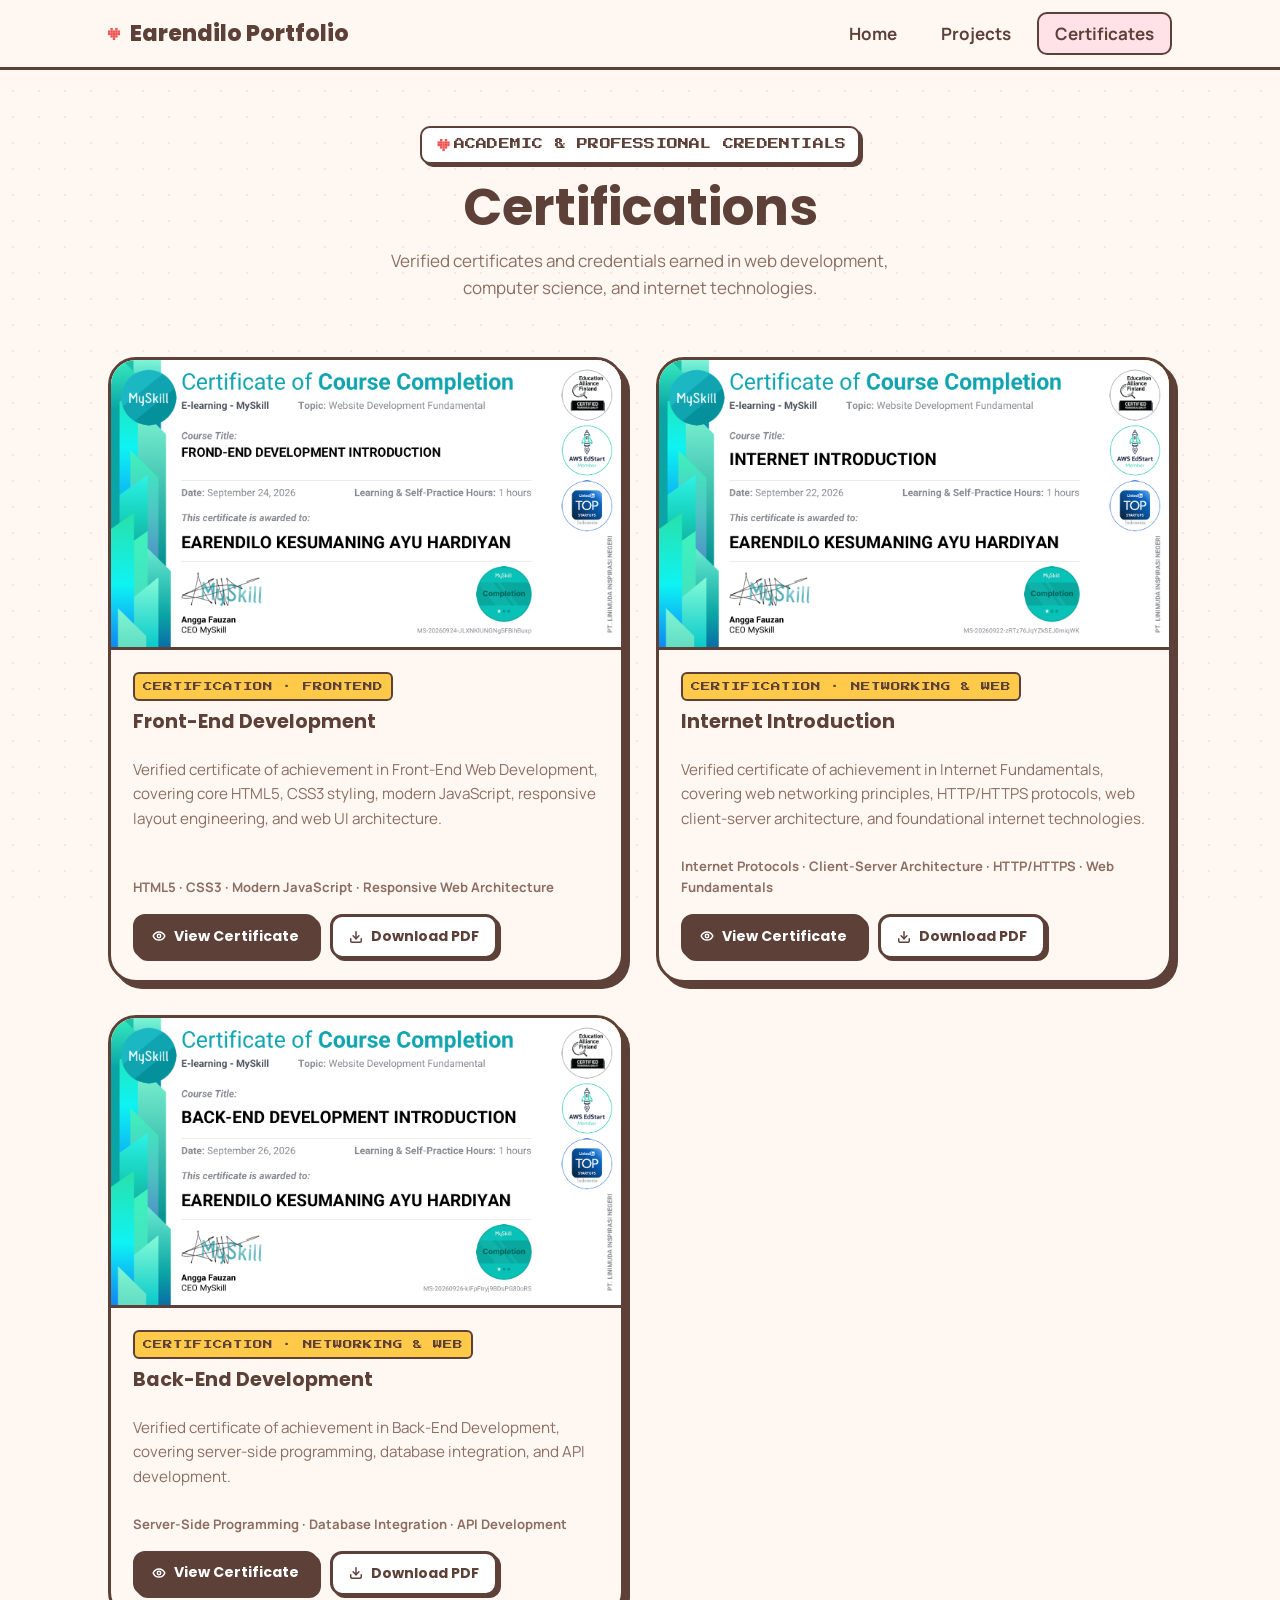
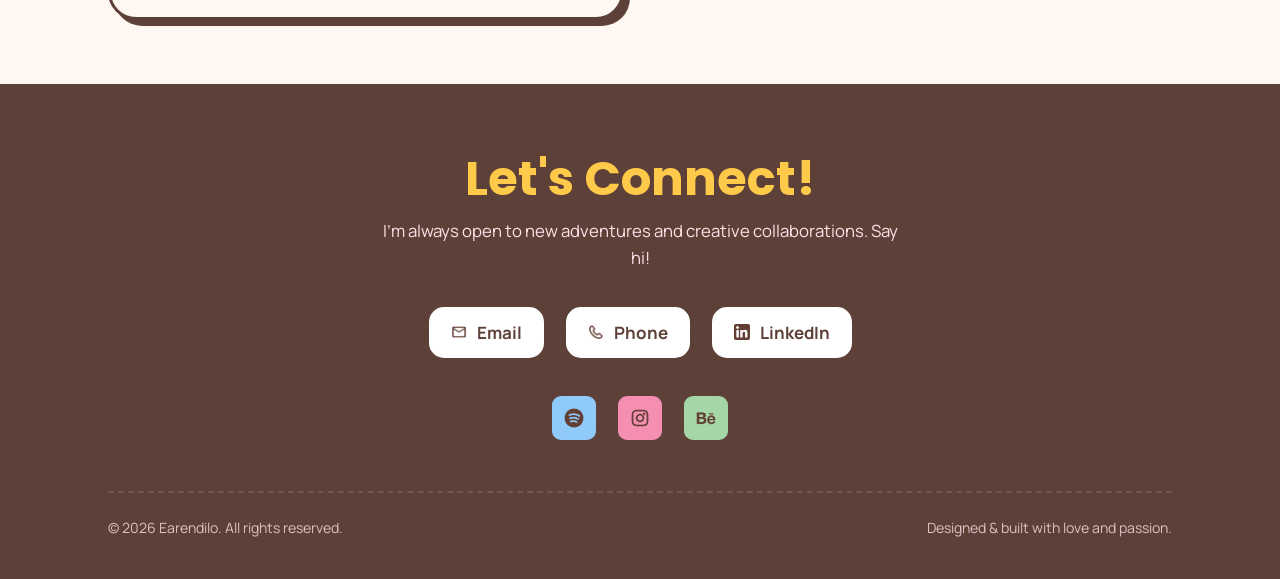
<file: certificates.html>
<!DOCTYPE html>
<html lang="en">
<head>
<meta charset="UTF-8">
<meta name="viewport" content="width=device-width, initial-scale=1.0">
<title>Certificates — Earendilo Portfolio</title>
<link rel="stylesheet" href="style.css">
</head>
<body>
<script>document.body.classList.add('js');</script>

<nav class="nav">
  <div class="nav-inner">
    <a href="index.html" class="logo">
      <span class="pixel-heart small" aria-hidden="true"></span>
      Earendilo Portfolio
    </a>
    <ul class="nav-links">
      <li><a href="index.html">Home</a></li>
      <li><a href="projects.html">Projects</a></li>
      <li><a href="certificates.html" class="active">Certificates</a></li>
    </ul>
  </div>
</nav>

<main>
  <!-- PAGE HEADER -->
  <header class="page-header container centered-header">
    <span class="eyebrow"><span class="pixel-heart small" aria-hidden="true"></span> ACADEMIC &amp; PROFESSIONAL CREDENTIALS</span>
    <h1>Certifications</h1>
    <p class="header-desc">Verified certificates and credentials earned in web development, computer science, and internet technologies.</p>
  </header>

  <!-- CERTIFICATES GRID -->
  <section class="section" style="padding-top:0;">
    <div class="container">
      <div class="full-project-grid">

        <!-- CERTIFICATE 1: FRONT-END DEVELOPMENT -->
        <div class="project-card cert-card">
          <div class="cert-header-icon">
            <img class="cert-thumbnail" src="assets/certificates/thumbnails/Front-End Development.pdf.png" alt="Front-End Development certificate preview">
          </div>
          <div class="project-body">
            <span class="project-tag">CERTIFICATION · FRONTEND</span>
            <h3>Front-End Development</h3>
            <p>Verified certificate of achievement in Front-End Web Development, covering core HTML5, CSS3 styling, modern JavaScript, responsive layout engineering, and web UI architecture.</p>
            
            <div class="project-tools">HTML5 · CSS3 · Modern JavaScript · Responsive Web Architecture</div>
            <div class="project-links">
              <button class="project-btn primary view-cert-btn" data-pdf="assets/certificates/Front-End Development.pdf" data-title="Front-End Development Certificate">
                <svg width="14" height="14" viewBox="0 0 24 24" fill="none" stroke="currentColor" stroke-width="2.5" stroke-linecap="round" stroke-linejoin="round"><path d="M2 12s3-7 10-7 10 7 10 7-3 7-10 7-10-7-10-7Z"/><circle cx="12" cy="12" r="3"/></svg>
                View Certificate
              </button>
              <a href="assets/certificates/Front-End Development.pdf" class="project-btn secondary" target="_blank" download>
                <svg width="14" height="14" viewBox="0 0 24 24" fill="none" stroke="currentColor" stroke-width="2.5" stroke-linecap="round" stroke-linejoin="round"><path d="M21 15v4a2 2 0 0 1-2 2H5a2 2 0 0 1-2-2v-4"/><polyline points="7 10 12 15 17 10"/><line x1="12" y1="15" x2="12" y2="3"/></svg>
                Download PDF
              </a>
            </div>
          </div>
        </div>

        <!-- CERTIFICATE 2: INTERNET INTRODUCTION -->
        <div class="project-card cert-card">
          <div class="cert-header-icon g">
            <img class="cert-thumbnail" src="assets/certificates/thumbnails/Internet Introduction.pdf.png" alt="Internet Introduction certificate preview">
          </div>
          <div class="project-body">
            <span class="project-tag">CERTIFICATION · NETWORKING &amp; WEB</span>
            <h3>Internet Introduction</h3>
            <p>Verified certificate of achievement in Internet Fundamentals, covering web networking principles, HTTP/HTTPS protocols, web client-server architecture, and foundational internet technologies.</p>
            
            <div class="project-tools">Internet Protocols · Client-Server Architecture · HTTP/HTTPS · Web Fundamentals</div>
            <div class="project-links">
              <button class="project-btn primary view-cert-btn" data-pdf="assets/certificates/Internet Introduction.pdf" data-title="Internet Introduction Certificate">
                <svg width="14" height="14" viewBox="0 0 24 24" fill="none" stroke="currentColor" stroke-width="2.5" stroke-linecap="round" stroke-linejoin="round"><path d="M2 12s3-7 10-7 10 7 10 7-3 7-10 7-10-7-10-7Z"/><circle cx="12" cy="12" r="3"/></svg>
                View Certificate
              </button>
              <a href="assets/certificates/Internet Introduction.pdf" class="project-btn secondary" target="_blank" download>
                <svg width="14" height="14" viewBox="0 0 24 24" fill="none" stroke="currentColor" stroke-width="2.5" stroke-linecap="round" stroke-linejoin="round"><path d="M21 15v4a2 2 0 0 1-2 2H5a2 2 0 0 1-2-2v-4"/><polyline points="7 10 12 15 17 10"/><line x1="12" y1="15" x2="12" y2="3"/></svg>
                Download PDF
              </a>
            </div>
          </div>
        </div>

        <!-- CERTIFICATE 3: BACKEND INTRODUCTION -->
        <div class="project-card cert-card">
          <div class="cert-header-icon g">
            <img class="cert-thumbnail" src="assets/certificates/thumbnails/Back-End Development.pdf.png" alt="Back-End Development certificate preview">
          </div>
          <div class="project-body">
            <span class="project-tag">CERTIFICATION · NETWORKING &amp; WEB</span>
            <h3>Back-End Development</h3>
            <p>Verified certificate of achievement in Back-End Development, covering server-side programming, database integration, and API development.</p>
            
            <div class="project-tools">Server-Side Programming · Database Integration · API Development</div>
            <div class="project-links">
              <button class="project-btn primary view-cert-btn" data-pdf="assets/certificates/Back-End Development.pdf" data-title="Back-End Development Certificate">
                <svg width="14" height="14" viewBox="0 0 24 24" fill="none" stroke="currentColor" stroke-width="2.5" stroke-linecap="round" stroke-linejoin="round"><path d="M2 12s3-7 10-7 10 7 10 7-3 7-10 7-10-7-10-7Z"/><circle cx="12" cy="12" r="3"/></svg>
                View Certificate
              </button>
              <a href="assets/certificates/Back-End Development.pdf" class="project-btn secondary" target="_blank" download>
                <svg width="14" height="14" viewBox="0 0 24 24" fill="none" stroke="currentColor" stroke-width="2.5" stroke-linecap="round" stroke-linejoin="round"><path d="M21 15v4a2 2 0 0 1-2 2H5a2 2 0 0 1-2-2v-4"/><polyline points="7 10 12 15 17 10"/><line x1="12" y1="15" x2="12" y2="3"/></svg>
                Download PDF
              </a>
            </div>
          </div>
        </div>

      </div>
    </div>
  </section>

  <!-- REDESIGNED FOOTER -->
  <footer class="footer" id="contact">
    <div class="container">
      <h2>Let's Connect!</h2>
      <p>I'm always open to new adventures and creative collaborations. Say hi!</p>
      
      <div class="footer-pills">
        <a class="footer-pill" href="mailto:earendilo.hardiyan@binus.ac.id">
          <img src="assets/images/email.png" alt="Email" width="16" height="16">
          Email
        </a>
        <a class="footer-pill" href="tel:+6281288467698">
          <img src="assets/images/phone.png" alt="Phone" width="16" height="16">
          Phone
        </a>
        <a class="footer-pill" href="https://linkedin.com/in/earendilohardiyan/" target="_blank" rel="noopener">
          <img src="assets/images/linkedin.png" alt="LinkedIn" width="16" height="16">
          LinkedIn
        </a>
      </div>

      <div class="footer-squares">
        <a class="footer-square blue" href="https://open.spotify.com/artist/2UfcVm0ywszIjELdLXjzBc?si=ScSi7GQ7Rb-5ZwWjm5N5Hw" target="_blank" rel="noopener" aria-label="Spotify">
          <img src="assets/images/spotify.png" alt="Spotify" width="20" height="20">
        </a>
        <a class="footer-square pink" href="https://www.instagram.com/earndilo/" target="_blank" rel="noopener" aria-label="Instagram">
          <img src="assets/images/instagram.png" alt="Instagram" width="20" height="20">
        </a>
        <a class="footer-square green" href="https://www.behance.net/dilosblog" target="_blank" rel="noopener" aria-label="Behance / Creative Portfolio">
          <img src="assets/images/behance.png" alt="Behance" width="20" height="20">
        </a>
      </div>

      <div class="footer-bottom">
        <span>© 2026 Earendilo. All rights reserved.</span>
        <span>Designed &amp; built with love and passion.</span>
      </div>
    </div>
  </footer>
</main>

<!-- PDF MODAL VIEWER OVERLAY -->
<div id="pdfModal" class="modal-overlay hidden" aria-hidden="true" role="dialog" aria-modal="true">
  <div class="modal-backdrop"></div>
  <div class="modal-container cert-modal-container">
    <button class="modal-close-btn" id="pdfModalCloseBtn" aria-label="Close Modal">&times;</button>
    <div class="cert-modal-header">
      <h3 id="pdfModalTitle" class="modal-title" style="font-size: 1.3rem;">View Certificate</h3>
      <a id="pdfModalOpenTab" href="#" target="_blank" class="project-btn secondary small-btn" style="font-size: 0.8rem; padding: 4px 10px;">
        Open in New Tab ↗
      </a>
    </div>
    <div class="cert-modal-body">
      <iframe id="pdfFrame" src="" title="Certificate Preview" style="width:100%; height:100%; border:none;"></iframe>
    </div>
  </div>
</div>

<script src="script.js"></script>
<script>
// Certificate PDF Viewer Modal Controller
(function() {
  const pdfModal = document.getElementById('pdfModal');
  if (!pdfModal) return;

  const pdfFrame = document.getElementById('pdfFrame');
  const pdfModalTitle = document.getElementById('pdfModalTitle');
  const pdfModalOpenTab = document.getElementById('pdfModalOpenTab');
  const closeBtn = document.getElementById('pdfModalCloseBtn');
  const backdrop = pdfModal.querySelector('.modal-backdrop');

  function openPdfModal(pdfUrl, title) {
    pdfFrame.src = pdfUrl;
    pdfModalTitle.textContent = title;
    pdfModalOpenTab.href = pdfUrl;

    pdfModal.classList.remove('hidden');
    void pdfModal.offsetWidth;
    pdfModal.classList.add('active');
    document.body.style.overflow = 'hidden';
  }

  function closePdfModal() {
    pdfModal.classList.remove('active');
    document.body.style.overflow = '';
    setTimeout(() => {
      pdfModal.classList.add('hidden');
      pdfFrame.src = '';
    }, 250);
  }

  document.querySelectorAll('.view-cert-btn').forEach(btn => {
    btn.addEventListener('click', (e) => {
      e.stopPropagation();
      const pdfUrl = btn.getAttribute('data-pdf');
      const title = btn.getAttribute('data-title') || 'Certificate View';
      openPdfModal(pdfUrl, title);
    });
  });

  if (closeBtn) closeBtn.addEventListener('click', closePdfModal);
  if (backdrop) backdrop.addEventListener('click', closePdfModal);

  document.addEventListener('keydown', (e) => {
    if (e.key === 'Escape' && pdfModal.classList.contains('active')) {
      closePdfModal();
    }
  });
})();
</script>
</body>
</html>
</file>
<file: style.css>
/* =============================================================
   Earendilo's Portfolio — "Soft Pixel Modernism" design system
   ============================================================= */

@import url('https://fonts.googleapis.com/css2?family=Manrope:wght@400;500;600;700;800&family=Poppins:wght@500;600;700;800&family=Press+Start+2P&display=swap');

:root{
  /* --- palette --- */
  --cream:        #FFF8F2;   /* page background */
  --pink:         #FFB7C5;   /* primary block */
  --pink-soft:    #FFE1E8;   /* lighter pink for cards on pink blocks */
  --green:        #C1E1C1;   /* secondary block */
  --green-soft:   #E1F0DD;
  --brown:        #5D4037;   /* text / borders / primary accent */
  --brown-mute:   #8D6E63;   /* secondary text */
  --mustard:      #FFC94A;   /* signature pop accent — pixel star */
  --white:        #FFFFFF;

  /* --- type --- */
  --font-display: 'Poppins', system-ui, sans-serif;
  --font-body:    'Manrope', system-ui, sans-serif;
  --font-pixel:   'Press Start 2P', monospace;

  /* --- shape --- */
  --radius-lg: 28px;
  --radius-md: 18px;
  --radius-sm: 10px;
  --border: 3px solid var(--brown);
}

*, *::before, *::after{ box-sizing: border-box; }

@media (prefers-reduced-motion: reduce){
  *{ animation-duration: 0.01ms !important; animation-iteration-count: 1 !important; transition-duration: 0.01ms !important; scroll-behavior: auto !important; }
}

html{ scroll-behavior: smooth; }

body{
  margin: 0;
  background: var(--cream);
  color: var(--brown);
  font-family: var(--font-body);
  font-size: 17px;
  line-height: 1.6;
  background-image:
    radial-gradient(var(--pink-soft) 1.5px, transparent 1.5px);
  background-size: 26px 26px;
  background-attachment: fixed;
}

h1, h2, h3, .display{
  font-family: var(--font-display);
  font-weight: 700;
  color: var(--brown);
  line-height: 1.15;
  margin: 0;
}

a{ color: var(--brown); }

img{ max-width: 100%; display: block; }

:focus-visible{
  outline: 3px dashed var(--brown);
  outline-offset: 3px;
}

.container{
  max-width: 1120px;
  margin: 0 auto;
  padding: 0 28px;
}

/* ---------- pixel heart signature element ---------- */
.pixel-heart{
  width: 20px;
  height: 20px;
  flex-shrink: 0;
  position: relative;
  display: inline-block;
  vertical-align: middle;
}
.pixel-heart::before{
  content: "";
  position: absolute;
  width: 4px; height: 4px;
  background: transparent;
  box-shadow:
    4px 0 0 0 #EF5350, 12px 0 0 0 #EF5350,
    0px 4px 0 0 #EF5350, 4px 4px 0 0 #EF5350, 8px 4px 0 0 #EF5350, 12px 4px 0 0 #EF5350, 16px 4px 0 0 #EF5350,
    0px 8px 0 0 #EF5350, 4px 8px 0 0 #EF5350, 8px 8px 0 0 #EF5350, 12px 8px 0 0 #EF5350, 16px 8px 0 0 #EF5350,
    4px 12px 0 0 #EF5350, 8px 12px 0 0 #EF5350, 12px 12px 0 0 #EF5350,
    8px 16px 0 0 #EF5350;
}
.pixel-heart.small{ width: 12px; height: 12px; transform: scale(0.6); transform-origin: top left; }
.pixel-heart.brown::before{
  box-shadow:
    4px 0 0 0 var(--brown), 12px 0 0 0 var(--brown),
    0px 4px 0 0 var(--brown), 4px 4px 0 0 var(--brown), 8px 4px 0 0 var(--brown), 12px 4px 0 0 var(--brown), 16px 4px 0 0 var(--brown),
    0px 8px 0 0 var(--brown), 4px 8px 0 0 var(--brown), 8px 8px 0 0 var(--brown), 12px 8px 0 0 var(--brown), 16px 8px 0 0 var(--brown),
    4px 12px 0 0 var(--brown), 8px 12px 0 0 var(--brown), 12px 12px 0 0 var(--brown),
    8px 16px 0 0 var(--brown);
}

/* subtle pixel-grid pattern used as section texture */
.pixel-grid-bg{
  background-image:
    linear-gradient(var(--brown) 1px, transparent 1px),
    linear-gradient(90deg, var(--brown) 1px, transparent 1px);
  background-size: 24px 24px;
  background-position: -1px -1px;
  opacity: 0.05;
  position: absolute;
  inset: 0;
  pointer-events: none;
}

/* ---------- eyebrow / pixel label ---------- */
.eyebrow{
  font-family: var(--font-pixel);
  font-size: 11px;
  letter-spacing: 0.02em;
  color: var(--brown);
  background: var(--white);
  border: 2px solid var(--brown);
  border-radius: var(--radius-sm);
  display: inline-flex;
  align-items: center;
  gap: 8px;
  padding: 8px 12px;
  box-shadow: 3px 3px 0 var(--brown);
}

/* ---------- nav ---------- */
.nav{
  position: sticky;
  top: 0;
  z-index: 50;
  background: rgba(255, 248, 242, 0.88);
  backdrop-filter: blur(6px);
  border-bottom: var(--border);
}
.nav-inner{
  display: flex;
  align-items: center;
  justify-content: space-between;
  padding: 16px 28px;
  max-width: 1120px;
  margin: 0 auto;
}
.logo{
  font-family: var(--font-display);
  font-weight: 800;
  font-size: 22px;
  display: flex;
  align-items: center;
  gap: 10px;
  text-decoration: none;
}
.nav-links{
  display: flex;
  gap: 8px;
  list-style: none;
  margin: 0;
  padding: 0;
}
.nav-links a{
  text-decoration: none;
  font-weight: 700;
  padding: 8px 16px;
  border-radius: var(--radius-sm);
  border: 2px solid transparent;
  transition: border-color .15s ease, background .15s ease;
}
.nav-links a:hover, .nav-links a.active{
  border-color: var(--brown);
  background: var(--pink-soft);
}

/* ---------- buttons ---------- */
.btn{
  font-family: var(--font-display);
  font-weight: 700;
  font-size: 16px;
  color: var(--brown);
  background: var(--mustard);
  border: var(--border);
  border-radius: var(--radius-md);
  padding: 12px 22px;
  display: inline-flex;
  align-items: center;
  gap: 10px;
  text-decoration: none;
  cursor: pointer;
  box-shadow: 4px 4px 0 var(--brown);
  transition: transform .12s ease, box-shadow .12s ease;
}
.btn:hover{ transform: translate(-2px, -2px); box-shadow: 6px 6px 0 var(--brown); }
.btn:active{ transform: translate(0,0); box-shadow: 2px 2px 0 var(--brown); }
.btn.ghost{ background: var(--white); }

/* ---------- landing intro: mess-to-arranged ---------- */
.reveal, .reveal-word{
  transition:
    opacity .55s cubic-bezier(.2,.8,.2,1),
    transform .65s cubic-bezier(.2,.8,.2,1),
    filter .5s ease;
  transition-delay: var(--d, 0ms);
}
/* only hide/scatter once we know JS can bring it back — no-JS visitors see the final layout immediately */
body.js .reveal, body.js .reveal-word{
  opacity: 0;
  transform: translate(var(--x, 0px), var(--y, 0px)) rotate(var(--r, 0deg)) scale(var(--s, 0.94));
  filter: blur(4px);
}
body.js.intro-ready .reveal,
body.js.intro-ready .reveal-word{
  opacity: 1;
  transform: translate(0, 0) rotate(0deg) scale(1);
  filter: blur(0);
}

.reveal-word{ display: inline-block; will-change: transform, opacity, filter; }

@keyframes pixelGlitch{
  0%   { text-shadow: 3px 0 var(--mustard), -3px 0 var(--green); }
  25%  { text-shadow: -2px 1px var(--green), 2px -1px var(--mustard); }
  50%  { text-shadow: 2px -2px var(--mustard), -2px 2px var(--green); }
  75%  { text-shadow: -1px 0 var(--green), 1px 0 var(--mustard); }
  100% { text-shadow: none; }
}
body.js.intro-ready .hero h1{
  animation: pixelGlitch .45s steps(3, end) 1;
  animation-delay: 680ms;
}

/* ---------- hero (Centered Single Column Layout) ---------- */
.hero{
  padding: 72px 0 56px;
  display: flex;
  flex-direction: column;
  align-items: center;
  text-align: center;
  max-width: 800px;
  margin: 0 auto;
}
.hero-avatar {
  margin-bottom: 24px;
}
.avatar-img {
  width: 150px;
  height: 150px;
  border-radius: 50%;
  border: var(--border);
  box-shadow: 5px 5px 0 var(--brown);
  background: var(--pink-soft);
  object-fit: cover;
  transition: transform 0.2s ease;
}
.avatar-img:hover {
  transform: scale(1.05) rotate(3deg);
}
.hero-copy {
  display: flex;
  flex-direction: column;
  align-items: center;
  text-align: center;
  width: 100%;
}
.hero h1{ font-size: clamp(2.4rem, 5vw, 3.6rem); margin: 18px 0; }
.hero p.lede{ font-size: 1.15rem; color: var(--brown-mute); max-width: 52ch; margin: 0 auto 28px; }
.hero-cta{ display: flex; gap: 14px; flex-wrap: wrap; justify-content: center; }

/* ---------- generic section ---------- */
.section{ padding: 64px 0; position: relative; }
.section-header{ max-width: 62ch; margin-bottom: 40px; }
.section-header h2{ font-size: clamp(1.8rem, 3.4vw, 2.4rem); margin-top: 14px; }
.section-header p{ color: var(--brown-mute); margin-top: 12px; }

.section.tint-pink{ background: var(--pink); border-top: var(--border); border-bottom: var(--border); }
.section.tint-green{ background: var(--green); border-top: var(--border); border-bottom: var(--border); }

/* ---------- about ---------- */
.about-grid{
  display: grid;
  grid-template-columns: 0.85fr 1.15fr;
  gap: 40px;
  align-items: center;
}
.about-card{
  background: var(--cream);
  border: var(--border);
  border-radius: var(--radius-lg);
  padding: 28px;
  box-shadow: 6px 6px 0 var(--brown);
}
.about-card h3{ font-size: 1.3rem; margin-bottom: 10px; }
.about-portrait{
  background: var(--cream);
  border: var(--border);
  border-radius: var(--radius-lg);
  aspect-ratio: 4/5;
  display: flex;
  align-items: center;
  justify-content: center;
  box-shadow: 6px 6px 0 var(--brown);
  font-family: var(--font-display);
  font-size: 3rem;
  font-weight: 800;
  overflow: hidden;
}
.about-portrait img {
  width: 100%;
  height: 100%;
  object-fit: cover;
  display: block;
}

/* ---------- skills ---------- */
.skills-grid{
  display: grid;
  grid-template-columns: repeat(auto-fill, minmax(150px, 1fr));
  gap: 18px;
}
.skill-chip{
  background: var(--cream);
  border: var(--border);
  border-radius: var(--radius-md);
  padding: 18px 16px;
  display: flex;
  flex-direction: column;
  gap: 10px;
  box-shadow: 4px 4px 0 var(--brown);
}
.skill-chip .pixel-icon{
  width: 28px; height: 28px;
  background: var(--mustard);
  border: 2px solid var(--brown);
  border-radius: 4px;
  image-rendering: pixelated;
}
.skill-chip span{ font-weight: 700; font-size: 0.95rem; }

/* ---------- experience journey card layout ---------- */
.experience-title {
  text-align: center;
  font-size: clamp(2rem, 4vw, 2.8rem);
  margin-bottom: 48px;
  font-family: var(--font-display);
}
.experience-grid {
  display: grid;
  grid-template-columns: 1fr 1fr;
  gap: 32px;
  max-width: 1000px;
  margin: 0 auto;
}
.experience-card {
  background: var(--white);
  border: var(--border);
  border-radius: var(--radius-lg);
  padding: 32px;
  box-shadow: 6px 6px 0 var(--brown);
  position: relative;
  display: flex;
  flex-direction: column;
  gap: 8px;
}
.experience-card:nth-child(3) {
  grid-column: 1; /* Aligned in the first column, matching the screenshot layout */
}
.experience-date {
  color: var(--brown-mute);
  font-weight: 700;
  font-size: 0.95rem;
}
.experience-card h3 {
  font-size: 1.4rem;
  margin: 0;
}
.experience-company {
  font-weight: 800;
  font-size: 1rem;
  color: var(--brown);
}
.experience-card p {
  color: var(--brown-mute);
  font-size: 0.95rem;
  margin-top: 8px;
  line-height: 1.5;
}

/* Badges */
.experience-badge {
  position: absolute;
  width: 34px;
  height: 34px;
  border: var(--border);
  border-radius: 50%;
  display: flex;
  align-items: center;
  justify-content: center;
  font-size: 0.9rem;
  font-weight: 800;
  box-shadow: 2px 2px 0 var(--brown);
}
.badge-top-left {
  top: -17px;
  left: -17px;
}
.badge-bottom-right {
  bottom: -17px;
  right: -17px;
}
.badge-pink {
  background: #F48FB1;
  color: var(--brown);
}
.badge-green {
  background: #A5D6A7;
  color: var(--brown);
}

/* ---------- project cards ---------- */
.project-grid{
  display: grid;
  grid-template-columns: repeat(3, 1fr);
  gap: 26px;
}
.project-card{
  background: var(--cream);
  border: var(--border);
  border-radius: var(--radius-lg);
  overflow: hidden;
  box-shadow: 6px 6px 0 var(--brown);
  display: flex;
  flex-direction: column;
  transition: transform .15s ease, box-shadow .15s ease;
}
.project-card:hover{ transform: translate(-3px,-3px); box-shadow: 9px 9px 0 var(--brown); }
.project-thumb{
  position: relative;
  aspect-ratio: 16/10;
  background: var(--pink-soft);
  border-bottom: var(--border);
  display: flex;
  align-items: center;
  justify-content: center;
  font-family: var(--font-display);
  font-weight: 800;
  font-size: 1.6rem;
  color: var(--brown);
  overflow: hidden;
}
.project-thumb.g{ background: var(--green-soft); }
.project-thumb img {
  position: absolute;
  top: 0;
  left: 0;
  width: 100%;
  height: 100%;
  object-fit: cover;
  display: block;
  z-index: 1;
  background: inherit;
}
.project-body{ padding: 22px; display: flex; flex-direction: column; gap: 10px; flex: 1; }
.project-tag{
  font-family: var(--font-pixel);
  font-size: 9.5px;
  color: var(--brown);
  background: var(--mustard);
  border: 2px solid var(--brown);
  border-radius: 6px;
  padding: 5px 8px;
  width: fit-content;
}
.project-body h3{ font-size: 1.2rem; }
.project-body p{ color: var(--brown-mute); font-size: 0.95rem; flex: 1; }
.project-tools{ font-size: 0.82rem; color: var(--brown-mute); font-weight: 700; }
.project-links{ display: flex; gap: 12px; margin-top: 6px; flex-wrap: wrap; }
.project-links a{
  font-weight: 700;
  font-size: 0.88rem;
  text-decoration: none;
  border-bottom: 2px solid var(--brown);
}

.projects-cta{ text-align: center; margin-top: 44px; }

/* ---------- footer / contact (Dark Brown Design) ---------- */
.footer{
  background: var(--brown);
  color: var(--cream);
  padding: 64px 0 40px;
  border-top: var(--border);
  text-align: center;
}
.footer h2{ color: var(--mustard); font-size: clamp(2.2rem, 4.5vw, 3rem); margin-bottom: 12px; }
.footer p{ color: var(--pink-soft); margin: 0 auto 32px; max-width: 52ch; font-size: 1.05rem; }

.footer-pills{
  display: flex;
  gap: 16px;
  justify-content: center;
  flex-wrap: wrap;
  margin-bottom: 32px;
}
.footer-pill{
  display: inline-flex;
  align-items: center;
  gap: 10px;
  background: var(--white);
  color: var(--brown);
  border: var(--border);
  border-radius: var(--radius-md);
  padding: 12px 22px;
  text-decoration: none;
  font-weight: 700;
  box-shadow: 4px 4px 0 var(--brown);
  transition: transform .12s ease, box-shadow .12s ease;
}
.footer-pill:hover{ transform: translate(-2px,-2px); box-shadow: 6px 6px 0 var(--brown); }
.footer-pill:active{ transform: translate(0,0); box-shadow: 2px 2px 0 var(--brown); }
.footer-pill img {
  width: 16px;
  height: 16px;
  object-fit: contain;
}
.footer-square img {
  width: 20px;
  height: 20px;
  object-fit: contain;
}

.footer-squares{
  display: flex;
  gap: 16px;
  justify-content: center;
  margin-bottom: 48px;
}
.footer-square{
  width: 50px;
  height: 50px;
  display: flex;
  align-items: center;
  justify-content: center;
  border: var(--border);
  border-radius: 12px;
  color: var(--brown);
  box-shadow: 4px 4px 0 var(--brown);
  transition: transform .12s ease, box-shadow .12s ease;
}
.footer-square:hover{ transform: translate(-2px,-2px); box-shadow: 6px 6px 0 var(--brown); }
.footer-square:active{ transform: translate(0,0); box-shadow: 2px 2px 0 var(--brown); }

.footer-square.blue { background: #90CAF9; }
.footer-square.pink { background: #F48FB1; }
.footer-square.green { background: #A5D6A7; }

.footer-bottom{
  margin-top: 24px;
  padding-top: 24px;
  border-top: 2px dashed rgba(255, 248, 242, 0.15);
  font-size: 0.88rem;
  color: var(--pink-soft);
  opacity: 0.8;
  display: flex;
  justify-content: space-between;
  flex-wrap: wrap;
  gap: 10px;
}

/* ---------- projects page: filters ---------- */
.page-header{ padding: 56px 0 20px; }
.page-header h1{ font-size: clamp(2.2rem, 4.6vw, 3.2rem); margin-top: 14px; }
.page-header p{ color: var(--brown-mute); max-width: 56ch; margin-top: 10px; }

.filter-bar{
  display: flex;
  gap: 12px;
  flex-wrap: wrap;
  margin: 32px 0 8px;
}
.filter-btn{
  font-family: var(--font-pixel);
  font-size: 11px;
  color: var(--brown);
  background: var(--cream);
  border: 2px solid var(--brown);
  border-radius: var(--radius-sm);
  padding: 12px 16px;
  cursor: pointer;
  box-shadow: 3px 3px 0 var(--brown);
  transition: background .12s ease, transform .12s ease;
}
.filter-btn:hover{ transform: translate(-1px,-1px); }
.filter-btn.active{ background: var(--mustard); }

.full-project-grid {
  display: grid;
  grid-template-columns: repeat(2, 1fr);
  gap: 32px;
  margin-top: 36px;
  align-items: start;
}
.full-project-grid .project-card {
  display: flex;
  flex-direction: column;
  height: 100%;
}
.full-project-grid .project-card.song-card {
  grid-column: 1 / -1;
}
.project-card.hidden {
  display: none !important;
}

/* ---------- responsive ---------- */
@media (max-width: 860px){
  .hero{ grid-template-columns: 1fr; }
  .hero-art{ order: -1; max-width: 340px; margin: 0 auto; }
  .about-grid{ grid-template-columns: 1fr; }
  .about-portrait{ max-width: 280px; margin: 0 auto; }
  .project-grid{ grid-template-columns: 1fr; }
  .full-project-grid{ grid-template-columns: 1fr; }
  .nav-links{ gap: 2px; }
  .nav-links a{ padding: 8px 10px; font-size: 0.9rem; }
}

@media (max-width: 520px){
  .nav-inner{ flex-direction: column; gap: 12px; }
  .footer-bottom{ flex-direction: column; }
}

/* ---------- projects page: centered header ---------- */
.centered-header {
  text-align: center;
}
.centered-header .header-desc {
  margin: 10px auto 0;
  max-width: 52ch;
}
.centered-header .filter-bar {
  justify-content: center;
}

/* ---------- project page: button redesign ---------- */
.project-btn {
  font-family: var(--font-display);
  font-weight: 700;
  font-size: 0.88rem;
  padding: 8px 16px;
  border: var(--border);
  border-radius: 12px;
  display: inline-flex;
  align-items: center;
  gap: 8px;
  text-decoration: none;
  cursor: pointer;
  box-shadow: 3px 3px 0 var(--brown);
  transition: transform .12s ease, box-shadow .12s ease;
}
.project-btn:hover {
  transform: translate(-2px, -2px);
  box-shadow: 5px 5px 0 var(--brown);
}
.project-btn:active {
  transform: translate(0, 0);
  box-shadow: 1px 1px 0 var(--brown);
}
.project-btn.primary {
  background: var(--brown);
  color: var(--white);
}
.project-btn.secondary {
  background: var(--white);
  color: var(--brown);
}

/* ---------- custom audio player & songs styling ---------- */
.song-card {
  display: flex;
  flex-direction: row;
  grid-column: span 2; /* span across full-width grid on larger screens */
  background: var(--cream);
  min-height: 280px;
}
.song-player-wrapper {
  flex: 1.2;
  padding: 24px;
  display: flex;
  flex-direction: column;
  gap: 20px;
  border-right: var(--border);
}
.song-lyrics-wrapper {
  flex: 0.8;
  padding: 24px;
  background: var(--white);
  display: flex;
  flex-direction: column;
  min-width: 250px;
  max-height: 380px;
}
.song-lyrics-wrapper h4 {
  font-family: var(--font-display);
  font-size: 1.1rem;
  margin-bottom: 12px;
  border-bottom: 2px solid var(--brown);
  padding-bottom: 6px;
}
.lyrics-scroll {
  overflow-y: auto;
  flex: 1;
  font-size: 0.9rem;
  color: var(--brown-mute);
  line-height: 1.5;
  white-space: pre-line;
  padding-right: 8px;
  scrollbar-width: thin;
  scrollbar-color: var(--brown-mute) transparent;
}
.lyrics-scroll::-webkit-scrollbar {
  width: 6px;
}
.lyrics-scroll::-webkit-scrollbar-track {
  background: transparent;
}
.lyrics-scroll::-webkit-scrollbar-thumb {
  background-color: var(--brown-mute);
  border-radius: 3px;
}

/* cassette tape graphics */
.cassette-tape {
  height: 110px;
  width: 180px;
  border: var(--border);
  border-radius: 12px;
  display: flex;
  flex-direction: column;
  justify-content: space-between;
  padding: 8px;
  position: relative;
  box-shadow: 4px 4px 0 var(--brown);
  user-select: none;
}
.cassette-tape.pink-tape { background: var(--pink-soft); }
.cassette-tape.blue-tape { background: var(--green-soft); }

.cassette-label {
  background: var(--white);
  border: 2px solid var(--brown);
  border-radius: 4px;
  padding: 2px 6px;
  font-size: 0.65rem;
  font-family: var(--font-pixel);
  display: flex;
  justify-content: space-between;
  align-items: center;
}
.tape-title-label {
  font-size: 0.6rem;
  overflow: hidden;
  text-overflow: ellipsis;
  white-space: nowrap;
  max-width: 100px;
}
.cassette-window {
  background: var(--brown);
  height: 38px;
  border-radius: 6px;
  display: flex;
  align-items: center;
  justify-content: center;
}
.reel-container {
  display: flex;
  gap: 36px;
}
.reel {
  width: 24px;
  height: 24px;
  border-radius: 50%;
  background: var(--white);
  display: flex;
  align-items: center;
  justify-content: center;
}
.reel-spokes {
  width: 22px;
  height: 22px;
  transform-origin: center;
}
.song-card.playing .reel-spokes {
  animation: spin 3s linear infinite;
}
/* animation for wheels */
@keyframes spin {
  from { transform: rotate(0deg); }
  to { transform: rotate(360deg); }
}

.cassette-bottom {
  display: flex;
  justify-content: space-between;
  font-size: 0.55rem;
  font-family: var(--font-pixel);
  color: var(--brown);
}

.song-body-inner {
  display: flex;
  flex-direction: column;
  gap: 8px;
  flex: 1;
}

/* Custom Audio Player Layout */
.audio-player {
  display: flex;
  align-items: center;
  gap: 12px;
  background: var(--white);
  border: 2px solid var(--brown);
  border-radius: 8px;
  padding: 8px 12px;
  margin-top: auto;
  box-shadow: 2px 2px 0 var(--brown);
}
.audio-ctrl-btn {
  background: var(--mustard);
  border: 2px solid var(--brown);
  border-radius: 6px;
  width: 28px;
  height: 28px;
  display: flex;
  align-items: center;
  justify-content: center;
  cursor: pointer;
  padding: 0;
  box-shadow: 1px 1px 0 var(--brown);
  transition: transform 0.1s ease, box-shadow 0.1s ease;
}
.audio-ctrl-btn:hover {
  transform: translate(-1px, -1px);
  box-shadow: 2px 2px 0 var(--brown);
}
.audio-ctrl-btn:active {
  transform: translate(0, 0);
  box-shadow: 0px 0px 0 var(--brown);
}
.audio-ctrl-btn svg {
  color: var(--brown);
  display: block;
}
.audio-progress-container {
  flex: 1;
  background: var(--cream);
  border: 2px solid var(--brown);
  height: 10px;
  border-radius: 4px;
  cursor: pointer;
  position: relative;
  overflow: hidden;
}
.audio-progress-bar {
  background: var(--pink);
  height: 100%;
  width: 0%;
  pointer-events: none;
}
.audio-time {
  font-family: var(--font-pixel);
  font-size: 0.6rem;
  color: var(--brown);
  white-space: nowrap;
}

/* Responsive updates for song card */
@media (max-width: 680px) {
  .song-card {
    flex-direction: column;
    grid-column: span 1;
  }
  .song-player-wrapper {
    border-right: none;
    border-bottom: var(--border);
  }
  .song-lyrics-wrapper {
    max-height: 250px;
  }
}

/* Streaming links row in song cards */
.song-links {
  display: flex;
  gap: 12px;
  margin-top: 14px;
  flex-wrap: wrap;
}
.song-links .project-btn {
  font-size: 0.8rem;
  padding: 6px 12px;
  border-radius: 8px;
  gap: 6px;
}

/* Responsive experience grid stack */
@media (max-width: 768px) {
  .experience-grid {
    grid-template-columns: 1fr;
    gap: 24px;
  }
  .experience-card:nth-child(3) {
    grid-column: span 1;
  }
}

/* ---------- new skills & tools layout ---------- */
.skills-category-group {
  margin-top: 36px;
}
.skills-category-header {
  display: flex;
  align-items: center;
  gap: 16px;
  margin-bottom: 20px;
}
.category-badge {
  font-family: var(--font-display);
  font-weight: 700;
  font-size: 0.9rem;
  color: var(--brown);
  border: var(--border);
  border-radius: 8px;
  padding: 4px 14px;
  box-shadow: 2px 2px 0 var(--brown);
  background: var(--white);
}
.category-badge.design-badge { background: var(--pink-soft); }
.category-badge.code-badge { background: var(--green-soft); }
.category-badge.music-badge { background: #D1C4E9; /* lavender soft */ }

.category-line {
  flex: 1;
  height: 2px;
  background: rgba(93, 64, 55, 0.15);
}

.skills-category-grid {
  display: grid;
  grid-template-columns: repeat(auto-fill, minmax(220px, 1fr));
  gap: 20px;
}
.skill-item-card {
  background: var(--white);
  border: 1px solid rgba(93, 64, 55, 0.15); /* subtle border as seen in image1 */
  border-radius: 16px;
  padding: 16px;
  display: flex;
  align-items: center;
  gap: 14px;
  box-shadow: 0 4px 12px rgba(93, 64, 55, 0.03);
  transition: transform 0.2s ease, box-shadow 0.2s ease;
}
.skill-item-card:hover {
  transform: translateY(-2px);
  box-shadow: 0 6px 16px rgba(93, 64, 55, 0.08);
}
.skill-icon-box {
  width: 42px;
  height: 42px;
  border: 2px solid var(--brown);
  border-radius: 12px;
  display: flex;
  align-items: center;
  justify-content: center;
  font-family: var(--font-display);
  font-weight: 800;
  font-size: 0.95rem;
  box-shadow: 2px 2px 0 var(--brown);
  color: var(--white);
  flex-shrink: 0;
}
.skill-icon-box.pink-icon {
  background: var(--pink);
}
.skill-icon-box.green-icon {
  background: var(--green);
}
.skill-icon-box.purple-icon {
  background: #9575CD; /* medium purple */
}
.skill-icon-box svg {
  stroke-width: 2;
  display: block;
}
.skill-label {
  font-family: var(--font-body);
  font-weight: 700;
  font-size: 0.95rem;
  color: var(--brown);
}

/* ---------- experience card image containers ---------- */
.experience-thumb {
  width: 100%;
  aspect-ratio: 16/10;
  border-radius: 16px;
  border: var(--border);
  overflow: hidden;
  margin-bottom: 16px;
  background: var(--pink-soft);
  position: relative;
  box-shadow: 3px 3px 0 var(--brown);
}
.experience-thumb img {
  width: 100%;
  height: 100%;
  object-fit: cover;
  display: block;
}

/* ---------- structured case study details in modal ---------- */
.project-card .project-details {
  display: none; /* Hide detailed case study on grid cards to keep main page cards short & clean */
}
.modal-description .project-details {
  display: flex; /* Display detailed case study inside Modal Overlay */
  flex-direction: column;
  gap: 12px;
  margin-top: 14px;
  font-size: 0.95rem;
  line-height: 1.65;
  color: var(--brown-mute);
}
.project-details h4 {
  font-family: var(--font-display);
  font-size: 0.98rem;
  font-weight: 700;
  color: var(--brown);
  margin-top: 8px;
  margin-bottom: 2px;
}
.project-details ul {
  padding-left: 18px;
  margin: 4px 0;
  display: flex;
  flex-direction: column;
  gap: 6px;
}
.project-details li {
  line-height: 1.5;
}

/* ---------- disabled streaming button style ---------- */
.project-btn.disabled {
  opacity: 0.65;
  cursor: not-allowed;
  background: #E0E0E0;
  color: var(--brown-mute);
  box-shadow: none;
}
.project-btn.disabled:hover {
  transform: none;
  box-shadow: none;
}

/* ---------- modal overlay ---------- */
.modal-overlay {
  position: fixed;
  inset: 0;
  z-index: 9999;
  display: flex;
  align-items: center;
  justify-content: center;
  padding: 20px;
  opacity: 0;
  pointer-events: none;
  transition: opacity 0.25s cubic-bezier(0.2, 0.8, 0.2, 1);
}
.modal-overlay.active {
  opacity: 1;
  pointer-events: auto;
}
.modal-overlay.hidden {
  display: none;
}
.modal-backdrop {
  position: absolute;
  inset: 0;
  background: rgba(40, 25, 20, 0.65);
  backdrop-filter: blur(8px);
  -webkit-backdrop-filter: blur(8px);
}
.modal-container {
  position: relative;
  width: 100%;
  max-width: 780px;
  max-height: 88vh;
  background: var(--white);
  border: var(--border);
  border-radius: 24px;
  box-shadow: 10px 10px 0 var(--brown);
  display: flex;
  flex-direction: column;
  overflow: hidden;
  z-index: 10;
  transform: scale(0.92) translateY(20px);
  transition: transform 0.3s cubic-bezier(0.175, 0.885, 0.32, 1.275);
}
.modal-overlay.active .modal-container {
  transform: scale(1) translateY(0);
}
.modal-close-btn {
  position: absolute;
  top: 16px;
  right: 16px;
  z-index: 20;
  width: 36px;
  height: 36px;
  border-radius: 50%;
  border: var(--border);
  background: var(--cream);
  color: var(--brown);
  font-size: 1.4rem;
  font-weight: 800;
  line-height: 1;
  display: flex;
  align-items: center;
  justify-content: center;
  cursor: pointer;
  box-shadow: 2px 2px 0 var(--brown);
  transition: transform 0.15s ease, background 0.15s ease;
}
.modal-close-btn:hover {
  transform: scale(1.1) rotate(90deg);
  background: var(--mustard);
}
.modal-banner {
  width: 100%;
  height: 280px;
  background: var(--pink-soft);
  border-bottom: var(--border);
  position: relative;
  overflow: hidden;
  flex-shrink: 0;
}
.modal-banner img {
  width: 100%;
  height: 100%;
  object-fit: cover;
  display: block;
}
.modal-content-body {
  padding: 28px 32px 36px;
  overflow-y: auto;
  display: flex;
  flex-direction: column;
  gap: 14px;
  scrollbar-width: thin;
  scrollbar-color: var(--brown-mute) transparent;
}
.modal-title {
  font-family: var(--font-display);
  font-size: clamp(1.6rem, 3vw, 2.2rem);
  color: var(--brown);
  margin: 4px 0 0;
}
.modal-description {
  color: var(--brown-mute);
  font-size: 0.98rem;
  line-height: 1.65;
}
.modal-description p {
  margin-bottom: 12px;
}

/* Make project cards show cursor pointer on hover */
.project-card:not(.song-card) {
  cursor: pointer;
}

/* ---------- certificates styling ---------- */
.cert-card {
  cursor: default !important;
}
.cert-header-icon {
  width: 100%;
  aspect-ratio: 1400 / 787;
  background: var(--pink-soft);
  border-bottom: var(--border);
  display: flex;
  align-items: center;
  justify-content: center;
  position: relative;
}
.cert-thumbnail {
  width: 100%;
  height: 100%;
  object-fit: contain;
}
.cert-header-icon.g {
  background: var(--mustard);
}
.cert-icon {
  font-size: 4rem;
  filter: drop-shadow(3px 3px 0 var(--brown));
}
.cert-modal-container {
  max-width: 900px;
  height: 85vh;
}
.cert-modal-header {
  padding: 16px 24px;
  border-bottom: var(--border);
  display: flex;
  align-items: center;
  justify-content: space-between;
  background: var(--cream);
}
.cert-modal-body {
  flex: 1;
  width: 100%;
  height: 100%;
  background: #f5f5f5;
}
</file>
